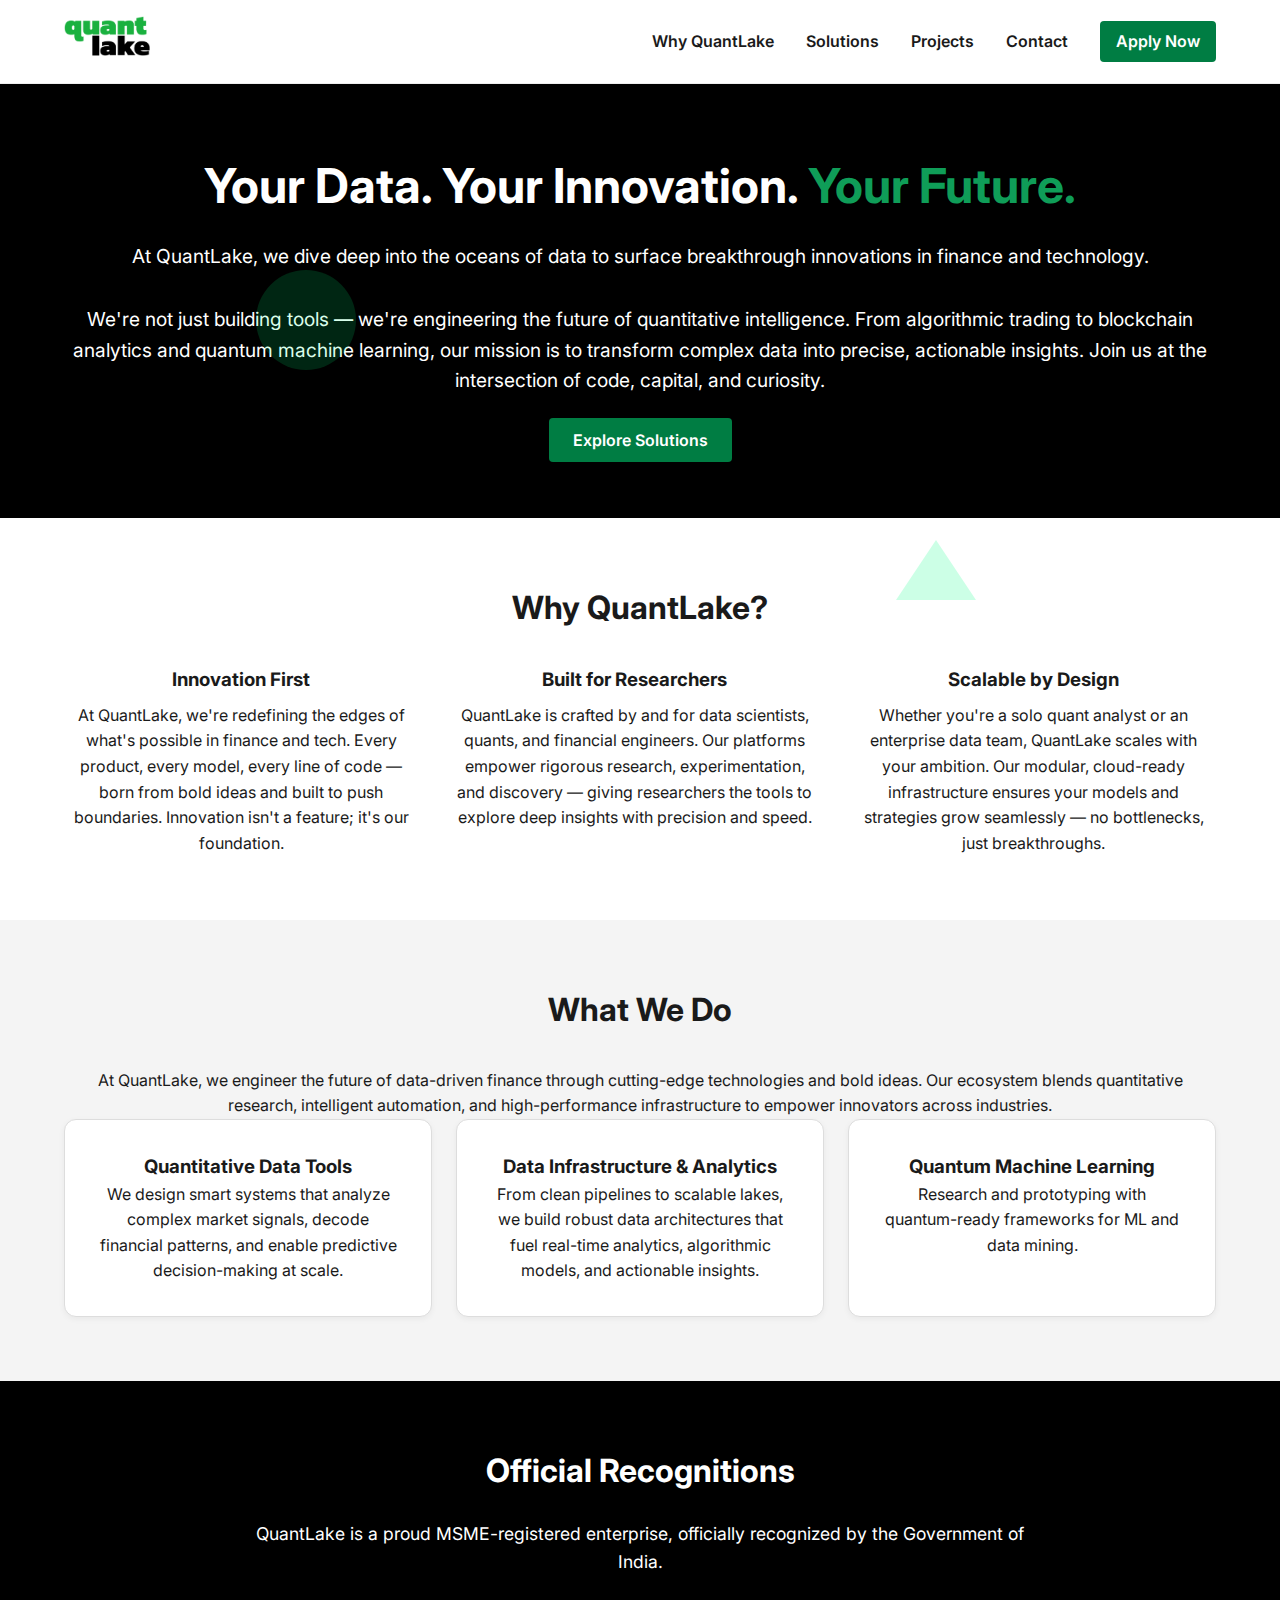
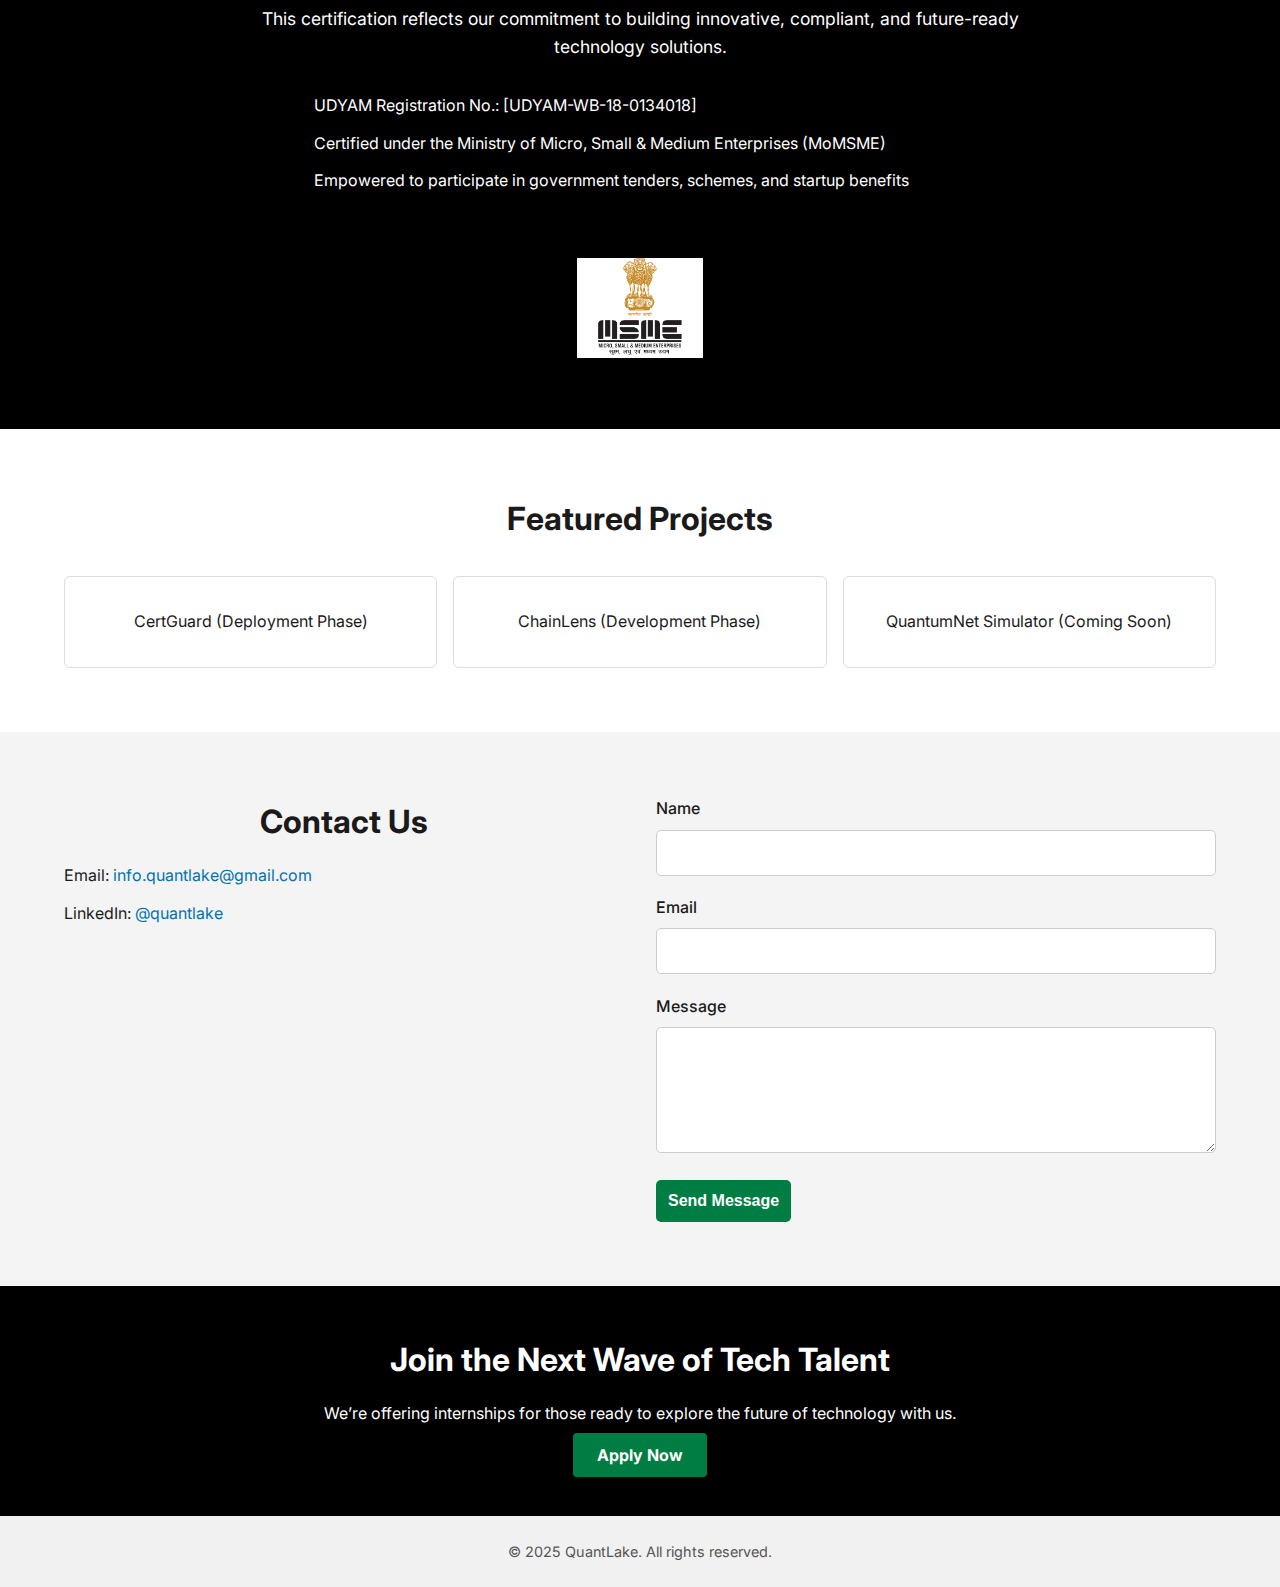
<file: index.html>
<!DOCTYPE html>
<html lang="en">

<head>
  <meta charset="UTF-8" />
  <meta name="viewport" content="width=device-width, initial-scale=1.0" />
  <link rel="icon" href="\images\quantlake logo.png" type="png" />
  <title>QuantLake</title>


  <link rel="stylesheet" href="style.css">
  <link href="https://fonts.googleapis.com/css2?family=Inter:wght@400;600;700&display=swap" rel="stylesheet">
  <link rel="stylesheet" href="https://cdnjs.cloudflare.com/ajax/libs/animate.css/4.1.1/animate.min.css" />

</head>

<body>
  <header class="navbar">
    <div class="container nav-wrapper">
      <div class="logo">
        <a href="/"><img src="images\quantlake logo.png" alt="QuantLake Logo" style="height: 40px;" /></a>
      </div>
  
      <button class="nav-toggle" id="navToggle">
        &#9776;
      </button>
  
      <nav class="nav-links" id="navLinks">
        <a href="#why">Why QuantLake</a>
        <a href="#solutions">Solutions</a>
        <a href="#projects">Projects</a>
        <a href="#contact">Contact</a>
        <a href="/internship" class="btn-primary">Apply Now</a>
      </nav>
    </div>
  </header>
  

  <!-- Hero Section -->
  <!-- Hero Section -->
<section class="hero animate__animated animate__fadeInUp">
  <div class="container">
    <div class="animated-bg-shapes">
      <span class="circle"></span>
      <span class="triangle"></span>
    </div>    
    <h1>
      <span class="animate__animated animate__fadeInDown animate__delay-1s">Your Data.</span>
      <span class="animate__animated animate__fadeInDown animate__delay-2s">Your Innovation.</span>
      <span class="animate__animated animate__fadeInDown animate__delay-3s" style="color: #0f9d58;">Your Future.</span>
    </h1>
    <p class="animate__animated animate__fadeIn animate__delay-4s">
      At QuantLake, we dive deep into the oceans of data to surface breakthrough innovations in finance and technology.
    </p>
    <p class="animate__animated animate__fadeIn animate__delay-5s">
      We're not just building tools — we're engineering the future of quantitative intelligence. From algorithmic trading
      to blockchain analytics and quantum machine learning, our mission is to transform complex data into precise,
      actionable insights. Join us at the intersection of code, capital, and curiosity.
    </p>
    <a href="#solutions" class="btn-primary animate__animated animate__fadeInUp animate__delay-6s">Explore Solutions</a>
  </div>
</section>


  <!-- Why QuantLake -->
  <section id="why" class="section">
    <div class="container">
      <h2>Why QuantLake?</h2>
      <div class="features">
        <div class="feature">
          <h3>Innovation First</h3>
          <p>At QuantLake, we're redefining the edges of what's possible in finance and tech. Every product, every model, every line of code — born from bold ideas and built to push boundaries. Innovation isn't a feature; it's our foundation.</p>
        </div>
        <div class="feature">
          <h3>Built for Researchers</h3>
          <p>QuantLake is crafted by and for data scientists, quants, and financial engineers. Our platforms empower rigorous research, experimentation, and discovery — giving researchers the tools to explore deep insights with precision and speed.</p>
        </div>
        <div class="feature">
          <h3>Scalable by Design</h3>
          <p>Whether you're a solo quant analyst or an enterprise data team, QuantLake scales with your ambition. Our modular, cloud-ready infrastructure ensures your models and strategies grow seamlessly — no bottlenecks, just breakthroughs.</p>
        </div>
      </div>
    </div>
  </section>

  <!-- Solutions -->
  <section id="solutions" class="section light-bg">
    <div class="container">
      <h2>What We Do</h2>
      <p style="text-align: center">At QuantLake, we engineer the future of data-driven finance through cutting-edge technologies and bold ideas. Our ecosystem blends quantitative research, intelligent automation, and high-performance infrastructure to empower innovators across industries.</p>
      <div class="cards">
        <div class="card">
          <h3>Quantitative Data Tools</h3>
          <p>We design smart systems that analyze complex market signals, decode financial patterns, and enable predictive decision-making at scale.</p>
        </div>
        <div class="card">
          <h3>Data Infrastructure & Analytics</h3>
          <p>From clean pipelines to scalable lakes, we build robust data architectures that fuel real-time analytics, algorithmic models, and actionable insights.</p>
        </div>
        <div class="card">
          <h3>Quantum Machine Learning</h3>
          <p>Research and prototyping with quantum-ready frameworks for ML and data mining.</p>
        </div>
      </div>
    </div>
  </section>

  <!-- Official Recognitions -->
  <section id="recognitions" class="section">
    <div class="container">
      <h2>Official Recognitions</h2>
      <p style="text-align: center; max-width: 800px; margin: auto;">
        QuantLake is a proud MSME-registered enterprise, officially recognized by the Government of India.
        <br><br>
        This certification reflects our commitment to building innovative, compliant, and future-ready technology solutions.
      </p>
      <ul style="margin-top: 2rem; max-width: 700px; margin-left: auto; margin-right: auto;">
        <li>UDYAM Registration No.: [UDYAM-WB-18-0134018]</li>
        <li>Certified under the Ministry of Micro, Small & Medium Enterprises (MoMSME)</li>
        <li>Empowered to participate in government tenders, schemes, and startup benefits</li>
      </ul>
      <div style="text-align: center; margin-top: 2rem;">
        <img src="images\msme-logo.png" alt="MSME Logo" style="height: 100px; opacity: 1.0;" />
      </div>
    </div>
  </section>


  <!-- Projects -->
  <section id="projects" class="section">
    <div class="container">
      <h2>Featured Projects</h2>
      <div class="project-grid">
        <div class="project">CertGuard (Deployment Phase)</div>
        <div class="project">ChainLens (Development Phase)</div>
        <div class="project">QuantumNet Simulator (Coming Soon)</div>
      </div>
    </div>
  </section>

  <!-- Contact Section -->
<section id="contact" class="section light-bg">
    <div class="container contact-wrapper">
      <div class="contact-info">
        <h2>Contact Us</h2>
        <p>Email: <a href="mailto:info.quantlake@gmail.com">info.quantlake@gmail.com</a></p>
        <p>LinkedIn: <a href="https://www.linkedin.com/company/quantlake-dot" target="_blank">@quantlake</a></p>
      </div>
      <div class="contact-form">
        <form action="https://formspree.io/f/xqaqbkvk" method="POST">
          <div class="form-group">
            <label for="name">Name</label>
            <input type="text" id="name" name="name" required />
          </div>
          <div class="form-group">
            <label for="email">Email</label>
            <input type="email" id="email" name="email" required />
          </div>
          <div class="form-group">
            <label for="message">Message</label>
            <textarea id="message" name="message" rows="5" required></textarea>
          </div>
          <button type="submit" class="btn-primary">Send Message</button>
        </form>
      </div>
    </div>
  </section>

  <!-- CTA Strip -->
  <section id="apply" class="cta-section">
    <div class="container">
      <h2>Join the Next Wave of Tech Talent</h2>
      <p>We’re offering internships for those ready to explore the future of technology with us.</p>
      <div style="margin-top: 1rem;">
      <a href="/apply.html" class="btn-primary">Apply Now</a>
    </div></div>
  </section>

  <!-- Footer -->
  <footer>
    <div class="container">
      <p>&copy; 2025 QuantLake. All rights reserved.</p>
    </div>
  </footer>
  <script>
    const toggle = document.getElementById('navToggle');
    const nav = document.getElementById('navLinks');
  
    toggle.addEventListener('click', () => {
      nav.classList.toggle('nav-active');
    });
  </script>
  
</body>

</html>
</file>
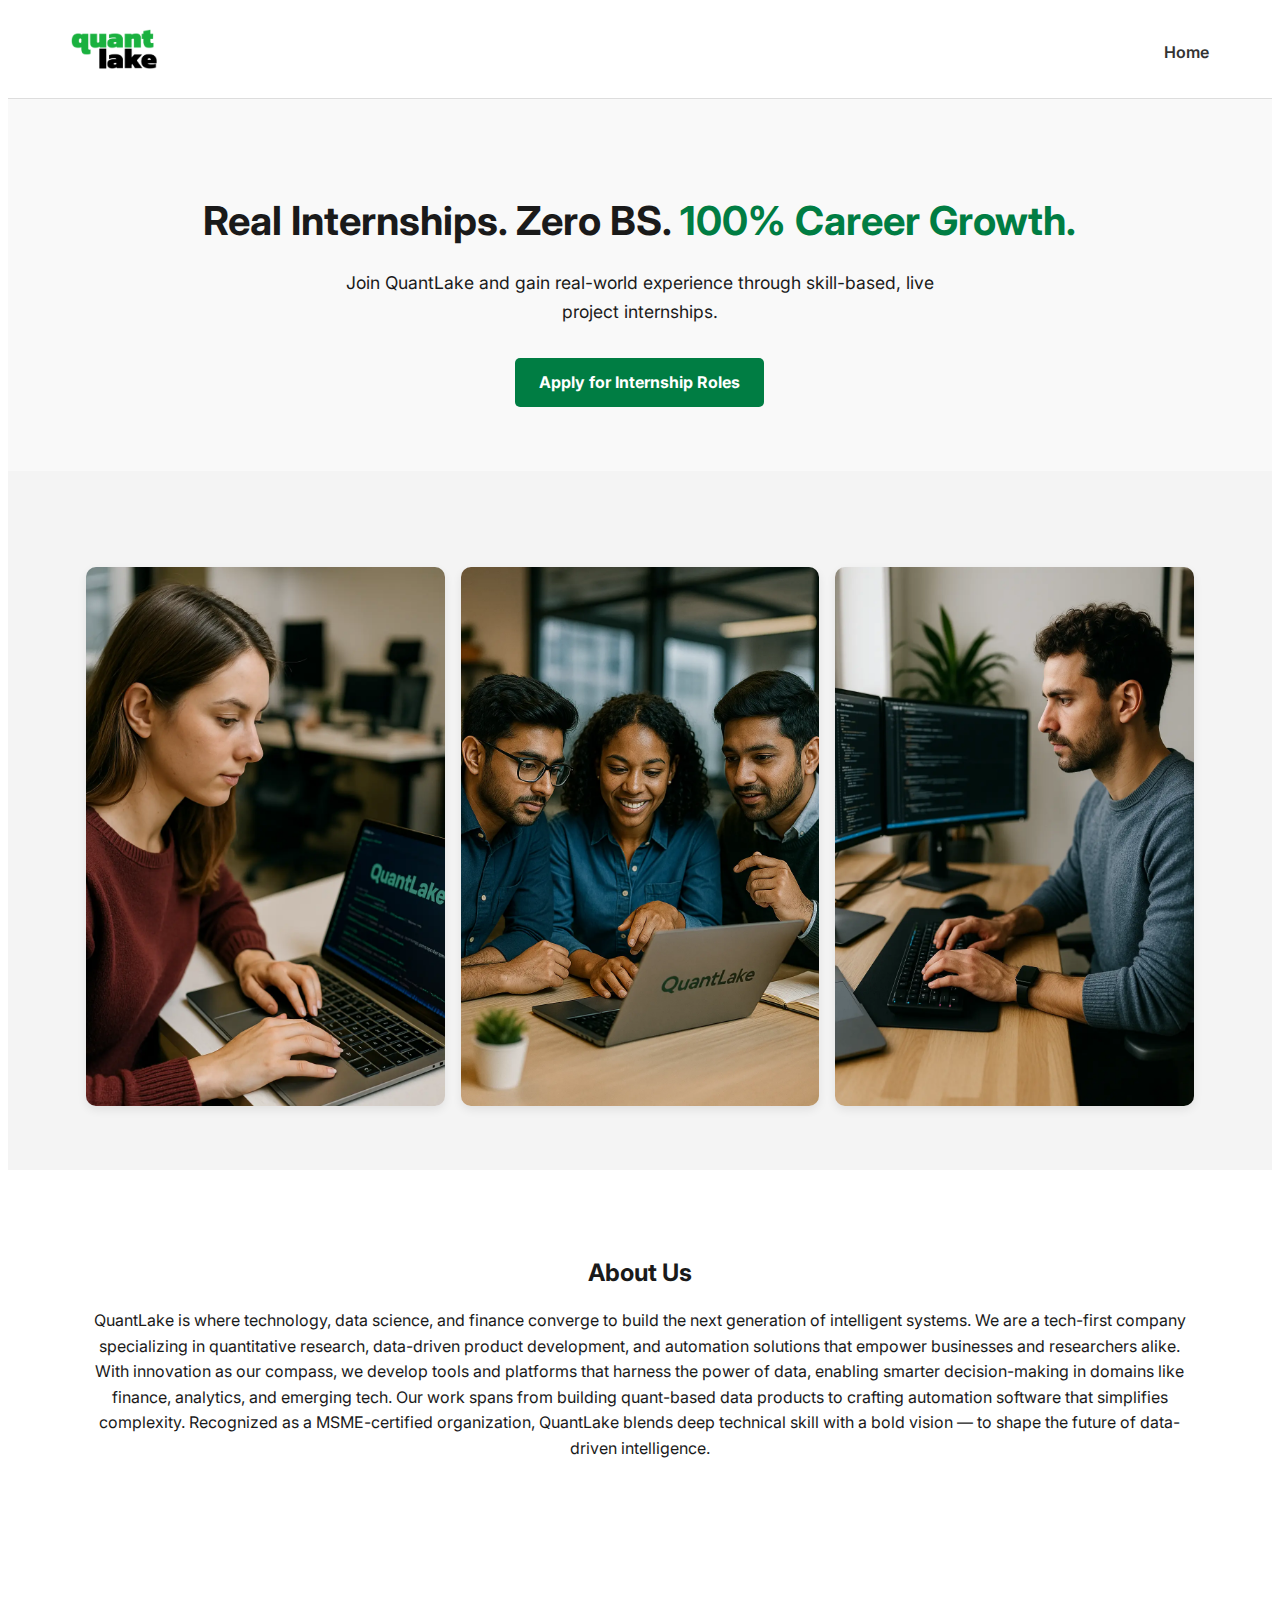
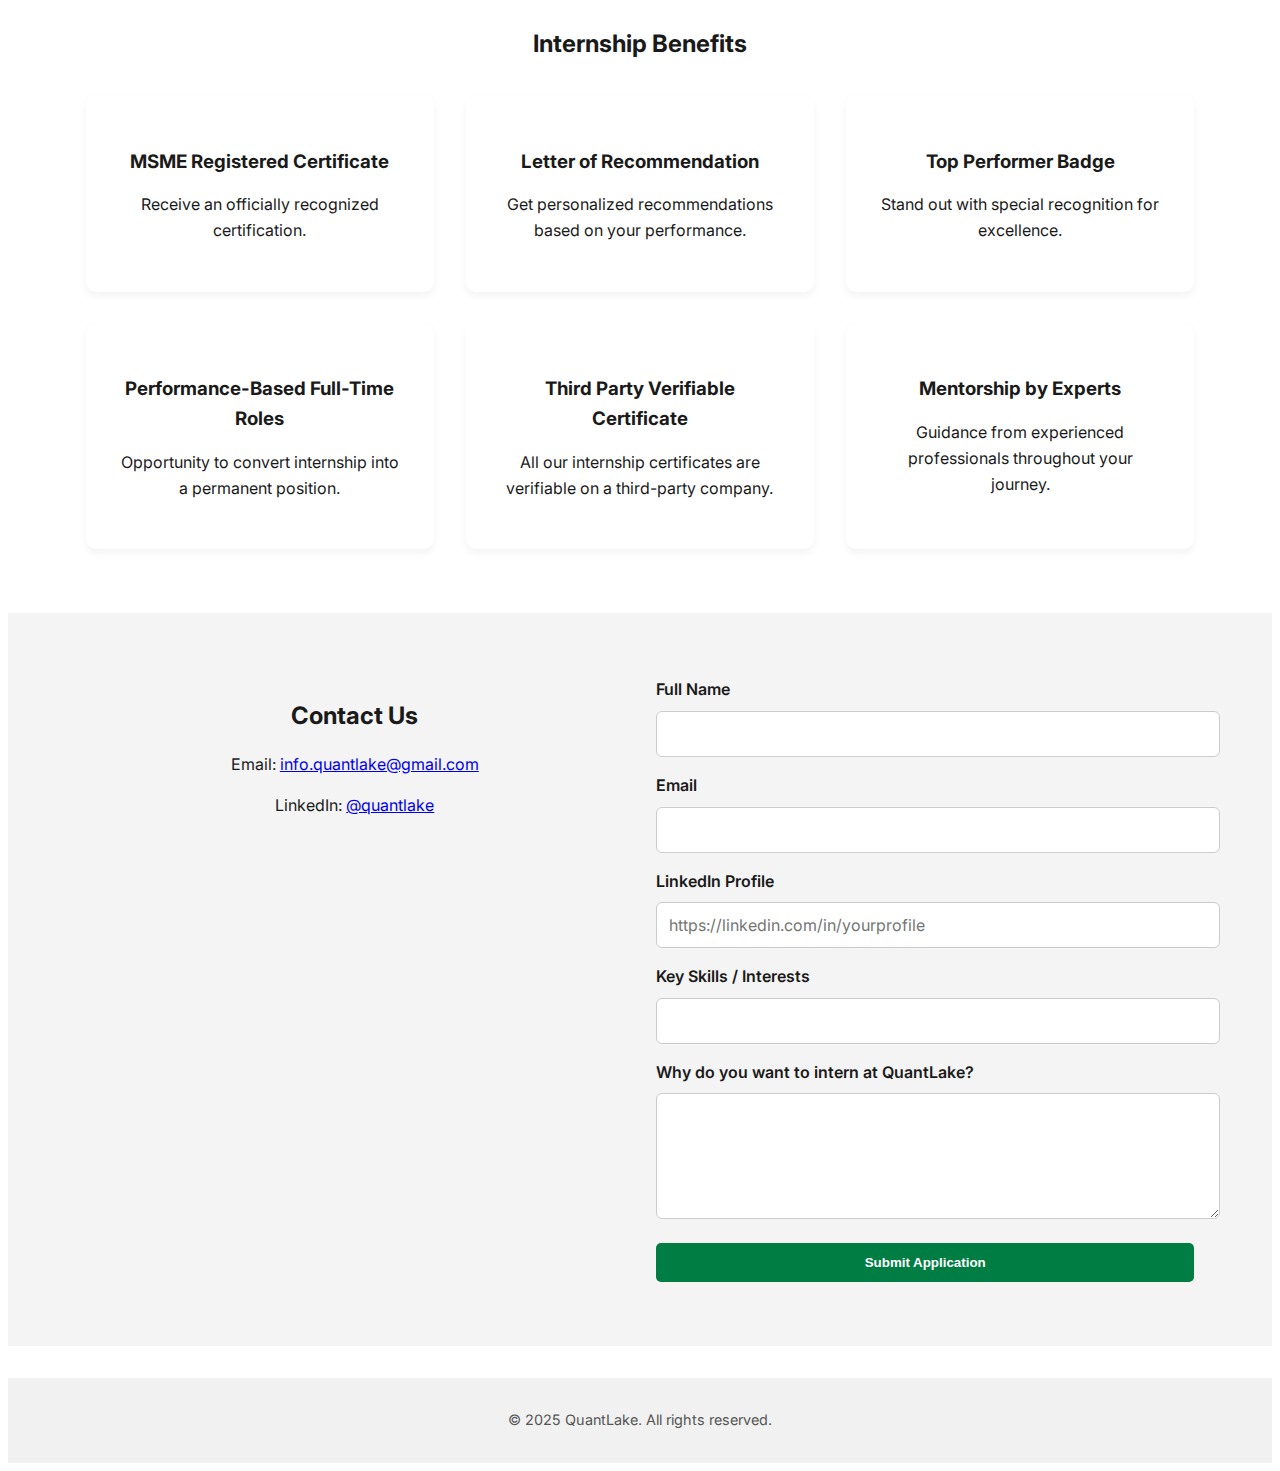
<file: apply.html>
<!DOCTYPE html>
<html lang="en">
<head>
  <meta charset="UTF-8" />
  <meta name="viewport" content="width=device-width, initial-scale=1.0" />
  <title>Apply for Internship | QuantLake</title>
  <link rel="icon" href="\images\quantlake logo.png" type="png" />
  <link rel="stylesheet" href="stylesapply.css" />
  <link href="https://fonts.googleapis.com/css2?family=Inter:wght@400;600;700&display=swap" rel="stylesheet">
</head>
<body>
  <!-- Header -->
  <header class="navbar">
    <div class="container nav-wrapper">
      <div class="logo">
        <a href="/"><img src="\images\quantlake logo.png" alt="QuantLake Logo" style="height: 40px;" /></a>
      </div>
      <nav>
        <ul class="nav-links">
          <li><a href="/">Home</a></li>
        </ul>
      </nav>
    </div>
  </header>

  <!-- Hero Banner -->
  <section class="hero">
    <div class="container">
      <h1>Real Internships. Zero BS. <span style="color:#007d43">100% Career Growth.</span></h1>
      <p>Join QuantLake and gain real-world experience through skill-based, live project internships.</p>
      <a href="#apply" class="btn-primary">Apply for Internship Roles</a>
    </div>
  </section>

  <!-- Image Showcase -->
  <section class="section light-bg">
    <div class="container image-grid">
      <img src="images\internworking.webp" alt="Intern Working">
      <img src="images\intern2.webp" alt="Team Collaboration">
      <img src="images\intern3.webp" alt="Developer Setup">

    </div>
  </section>

  <!-- About the Internship -->
  <section class="section">
    <div class="container">
      <h2>About Us</h2>
      <p>QuantLake is where technology, data science, and finance converge to build the next generation of intelligent systems.
        We are a tech-first company specializing in quantitative research, data-driven product development, and automation solutions that empower businesses and researchers alike.
        
        With innovation as our compass, we develop tools and platforms that harness the power of data, enabling smarter decision-making in domains like finance, analytics, and emerging tech. Our work spans from building quant-based data products to crafting automation software that simplifies complexity.
        
        Recognized as a MSME-certified organization, QuantLake blends deep technical skill with a bold vision — to shape the future of data-driven intelligence.</p>
    </div>
  </section>

  <!-- Why Choose Us
  <section class="section light-bg">
    <div class="container">
      <h2>Why Choose Us</h2>
      <div class="cards">
        <div class="card">
          <h3>No Joining Fees</h3>
          <p>Start your internship journey without any financial burden.</p>
        </div>
        <div class="card">
          <h3>No Registration Charges</h3>
          <p>Free registration process for all candidates.</p>
        </div>
        <div class="card">
          <h3>No Paid Course Requirement</h3>
          <p>Learn through practical experience, not paid programs.</p>
        </div>
        <div class="card">
          <h3>Skill-First Programs</h3>
          <p>Focus on developing industry-relevant skills.</p>
        </div>
        <div class="card">
          <h3>Real Projects, Real Growth</h3>
          <p>Work on actual projects with real impact.</p>
        </div>
        <div class="card">
          <h3>MSME Certified Completion</h3>
          <p>Receive a recognized certification upon successful completion.</p>
        </div>
      </div>
    </div>
  </section> -->

  <!-- Internship Benefits -->
<section class="section">
    <div class="container">
      <h2>Internship Benefits</h2>
      <div class="cards benefits-grid">
        <div class="card">
          <h3>MSME Registered Certificate</h3>
          <p>Receive an officially recognized certification.</p>
        </div>
        <div class="card">
          <h3>Letter of Recommendation</h3>
          <p>Get personalized recommendations based on your performance.</p>
        </div>
        <div class="card">
          <h3>Top Performer Badge</h3>
          <p>Stand out with special recognition for excellence.</p>
        </div>
        <div class="card">
          <h3>Performance-Based Full-Time Roles</h3>
          <p>Opportunity to convert internship into a permanent position.</p>
        </div>
        <div class="card">
          <h3>Third Party Verifiable Certificate</h3>
          <p>All our internship certificates are verifiable on a third-party company.</p>
        </div>
        <div class="card">
          <h3>Mentorship by Experts</h3>
          <p>Guidance from experienced professionals throughout your journey.</p>
        </div>
      </div>
    </div>
  </section>
  

  <!-- Internship Application Form -->
  <section id="apply" class="section light-bg">
    <div class="container contact-wrapper">
      <div class="contact-info">
        <h2>Contact Us</h2>
        <p>Email: <a href="mailto:team@quantlake.tech">info.quantlake@gmail.com</a></p>
        <p>LinkedIn: <a href="https://linkedin.com/company/quantlake-dot" target="_blank">@quantlake</a></p>
      </div>
      <div class="contact-form">
        <form action="https://formspree.io/f/xjkwrvdq" method="POST">
          <div class="form-group">
            <label for="name">Full Name</label>
            <input type="text" id="name" name="name" required />
          </div>
          <div class="form-group">
            <label for="email">Email</label>
            <input type="email" id="email" name="email" required />
          </div>
          <div class="form-group">
            <label for="linkedin">LinkedIn Profile</label>
            <input type="url" id="linkedin" name="linkedin" placeholder="https://linkedin.com/in/yourprofile" />
          </div>
          <div class="form-group">
            <label for="skills">Key Skills / Interests</label>
            <input type="text" id="skills" name="skills" />
          </div>
          <div class="form-group">
            <label for="message">Why do you want to intern at QuantLake?</label>
            <textarea id="message" name="message" rows="5" required></textarea>
          </div>
          <button type="submit" class="btn-primary">Submit Application</button>
        </form>
      </div>
    </div>
  </section>

  <!-- Footer -->
  <footer>
    <div class="container">
      <p>&copy; 2025 QuantLake. All rights reserved.</p>
    </div>
  </footer>
</body>
</html>
</file>
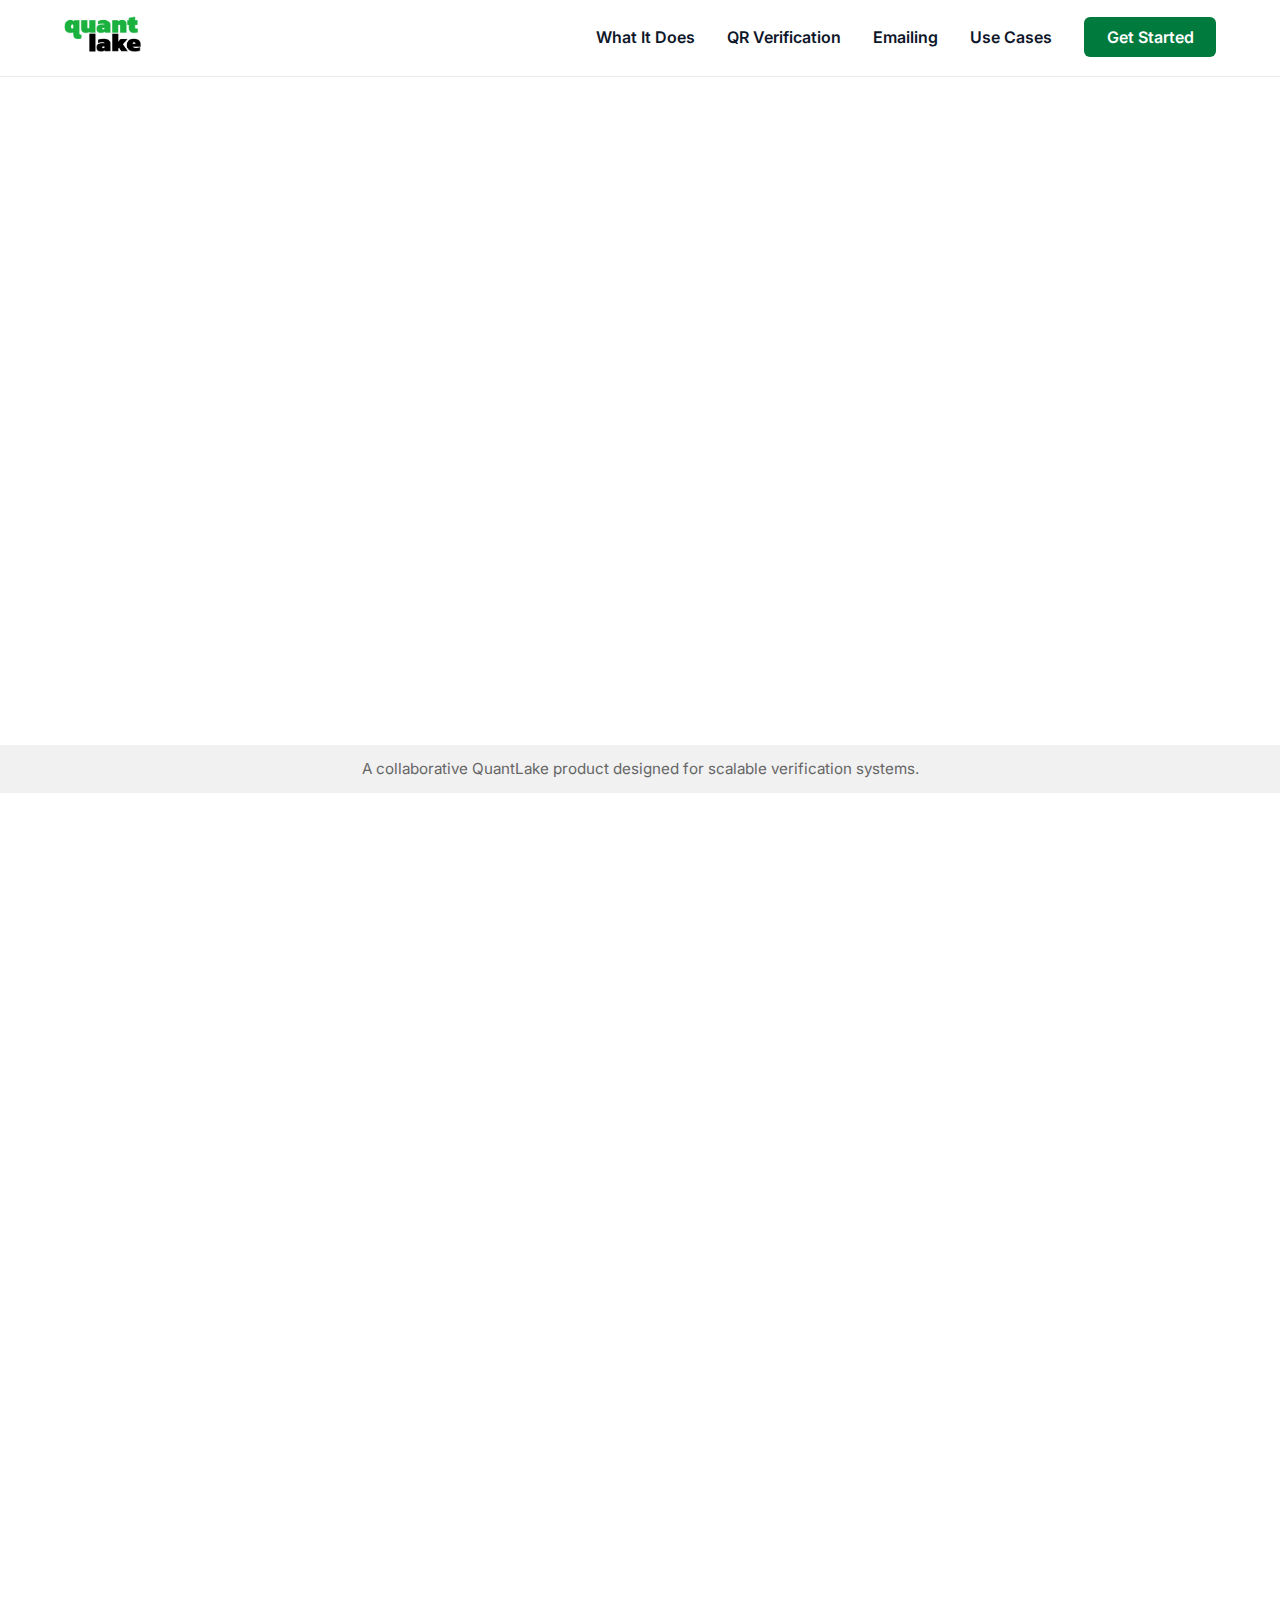
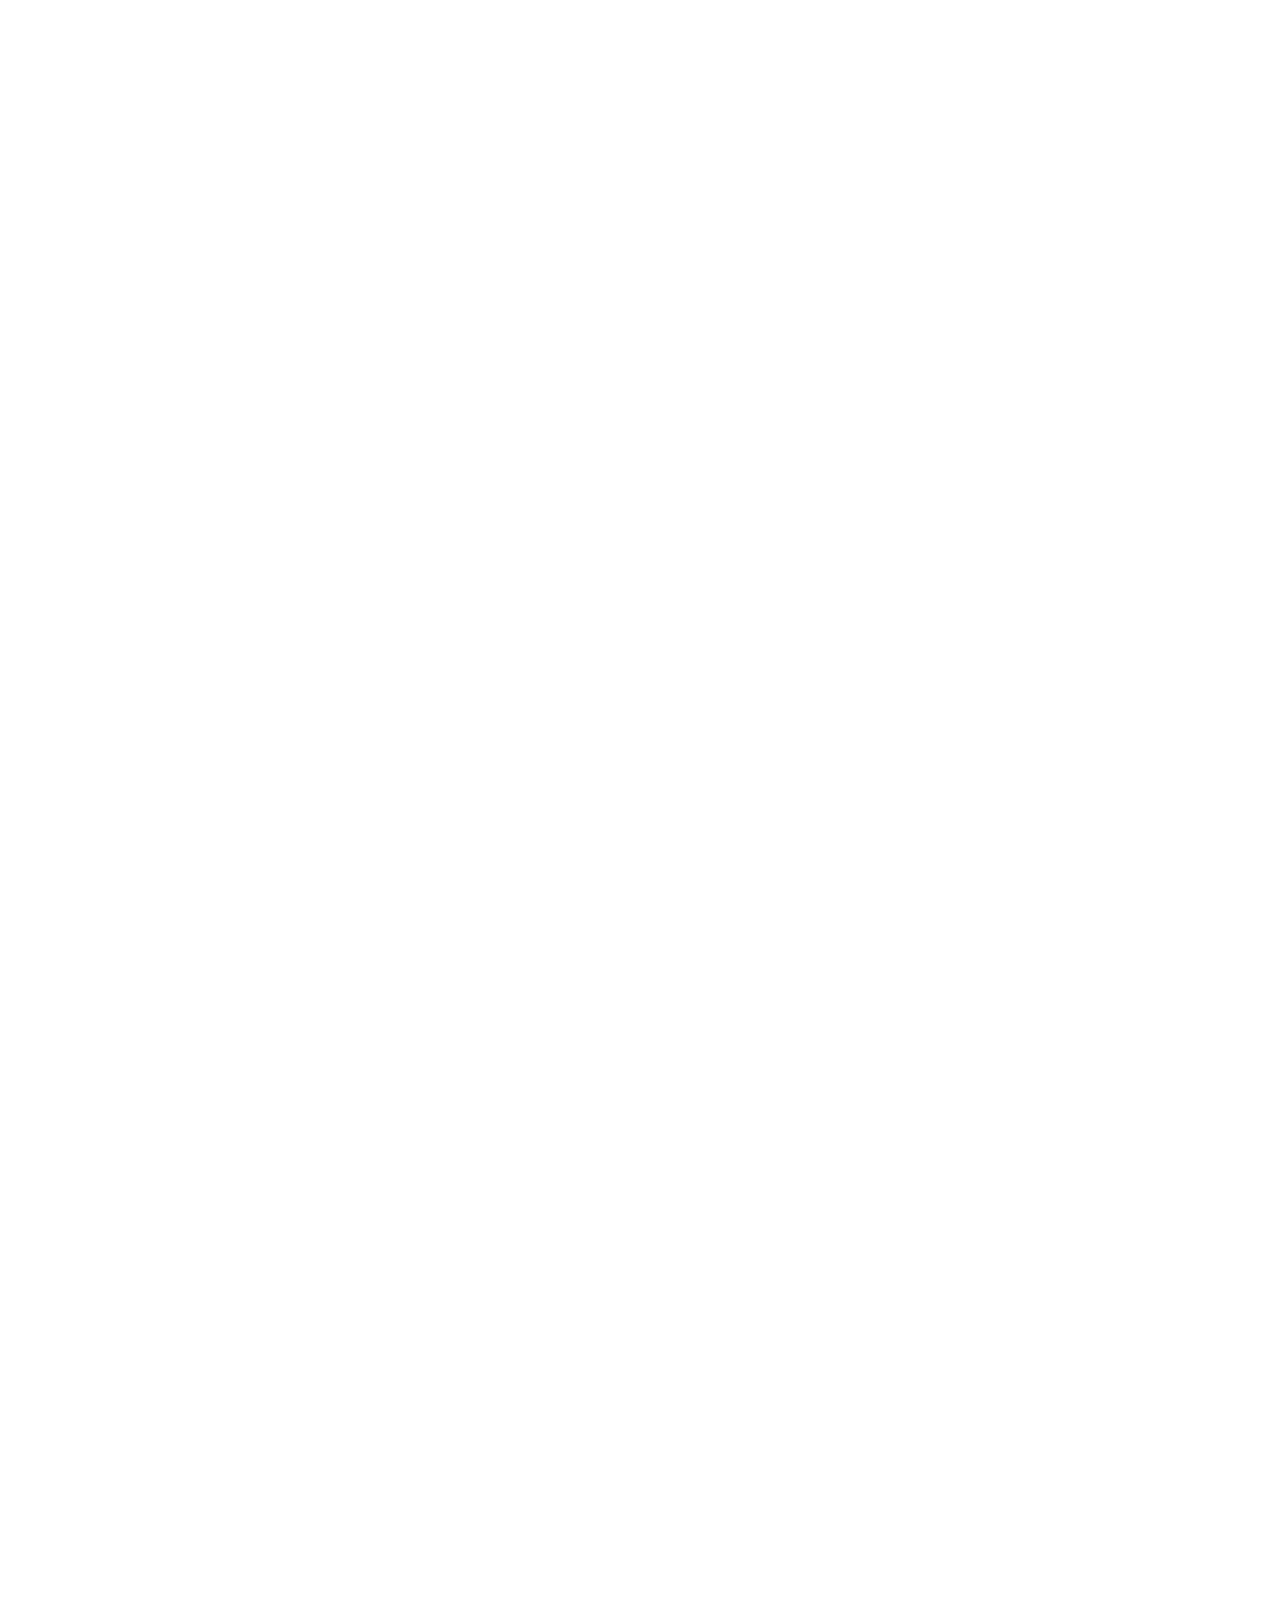
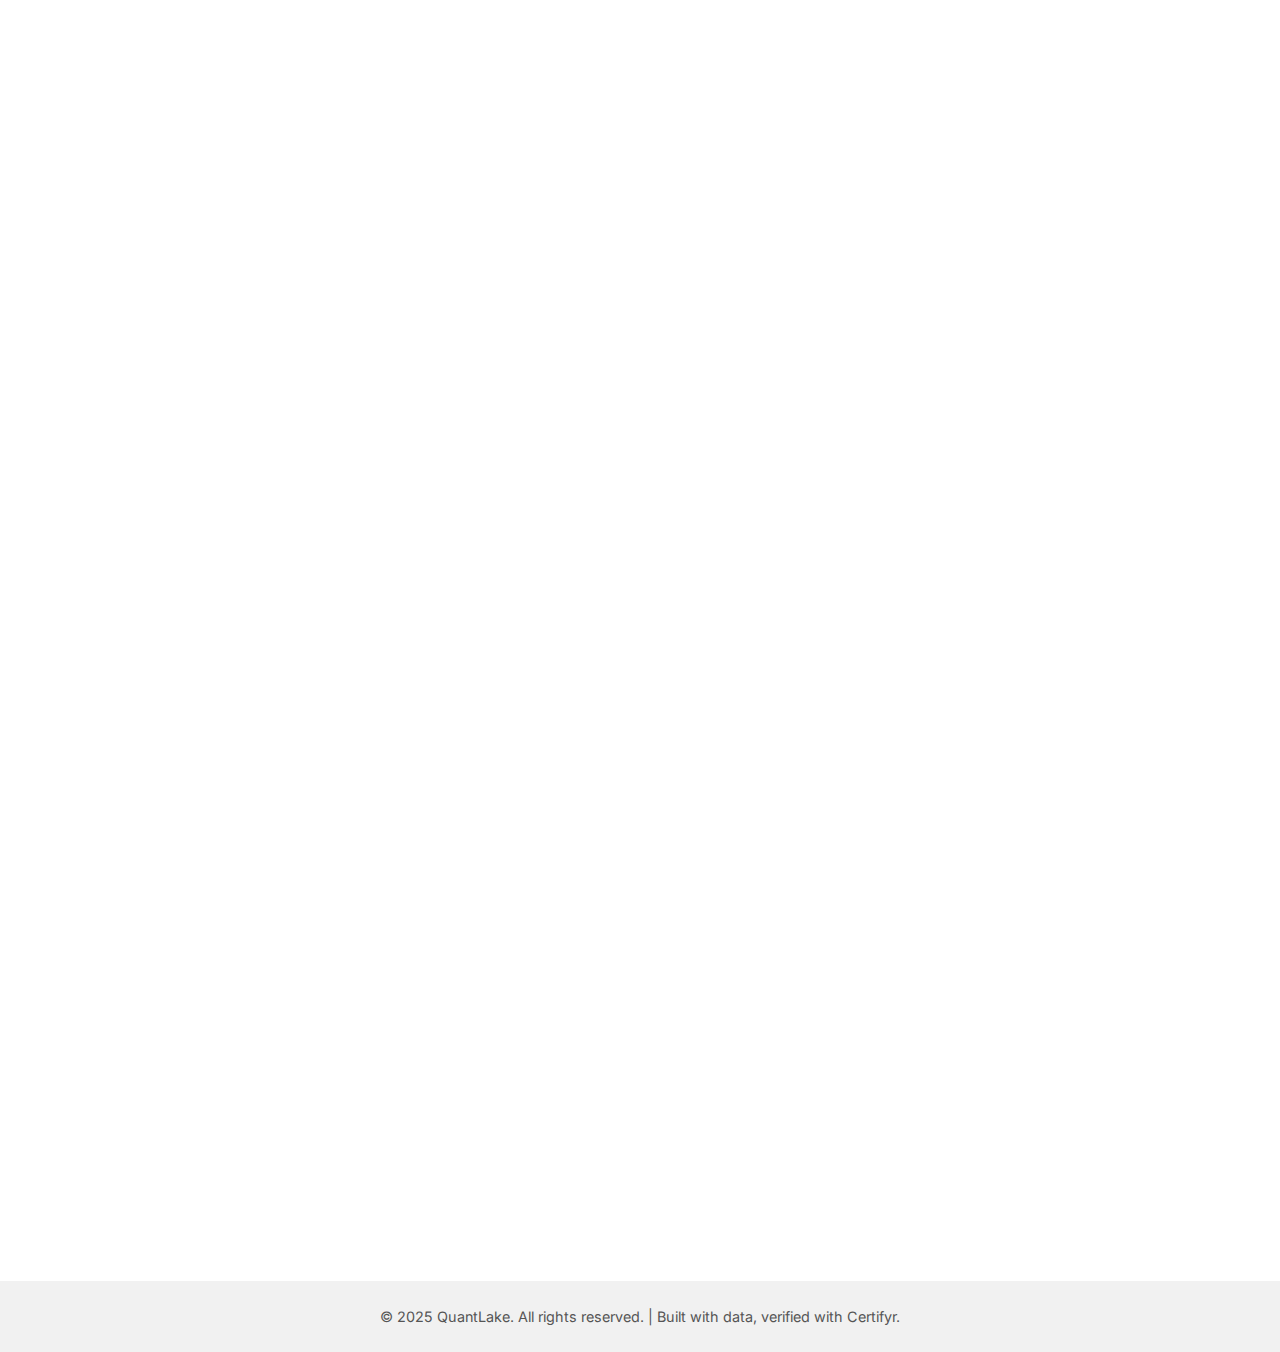
<file: certifyr.html>
<!DOCTYPE html>
<html lang="en">
<head>
  <meta charset="UTF-8" />
  <meta name="viewport" content="width=device-width, initial-scale=1.0" />
  <link rel="icon" href="\images\QL.jpg" type="png" />
  <title>Certifyr | By QuantLake</title>
  <link rel="stylesheet" href="certifyrcss.css" />
  <link href="https://fonts.googleapis.com/css2?family=Inter:wght@400;600;700&display=swap" rel="stylesheet" />
</head>
<body>

    <header class="navbar">
        <div class="container nav-wrapper">
          <div class="logo">
            <a href="/"><img src="images/quantlake logo.png" alt="QuantLake Logo" /></a>
          </div>
      
          <!-- Hamburger Menu Button -->
          <button class="nav-toggle" id="navToggle">&#9776;</button>
      
          <!-- Navigation Links -->
          <ul class="nav-links" id="navMenu">
            <li><a href="#what">What It Does</a></li>
            <li><a href="#verify">QR Verification</a></li>
            <li><a href="#emailing">Emailing</a></li>
            <li><a href="#usecases">Use Cases</a></li>
            <li><a href="#contact" class="btn-primary" style="color:white">Get Started</a></li>
          </ul>
        </div>
      </header>
      

  <!-- Hero -->
  <section class="hero fade-in">
    <div class="container">
      <h1>Verification, Automated.</h1>
      <img src="images/certifyer.png" style="width:300px" alt="certifyer logo">


      <p>Generate, secure, and verify digital certificates — effortlessly.</p>
      <a href="#contact" class="btn-primary">Get Started</a>
    </div>
  </section>

  <!-- Banner -->
  <section class="sub-brand-banner">
    <p>A collaborative QuantLake product designed for scalable verification systems.</p>
  </section>

  <!-- What It Does -->
  <section id="what" class="section fade-up">
    <div class="container">
      <h2>What Certifyr Handles</h2>
      <div class="features">
        <div class="feature">
          <h3>Generate</h3>
          <p>Personalized certificates from templates with recipient-specific data.</p>
        </div>
        <div class="feature">
          <h3>Secure</h3>
          <p>Each certificate includes a tamper-proof QR code for instant lookup.</p>
        </div>
        <div class="feature">
          <h3>Distribute</h3>
          <p>Automatically deliver certificates to each user’s inbox.</p>
        </div>
      </div>
    </div>
  </section>

  <!-- Overview -->
  <section class="section fade-up">
    <div class="container">
      <h2>Overview</h2>
      <p>
        Every certificate issued through Certifyr comes with a unique QR code embedded into its layout. Scanning it—or visiting the link—directs you to a real-time verification page where authenticity is instantly confirmed.
      </p>
    </div>
  </section>

  <!-- How It Works -->
  <section class="section light-bg fade-up">
    <div class="container">
      <h2>How It Works</h2>
      <div class="features">
        <div class="feature">
          <h3>Scan or Enter Code</h3>
          <p>Users can scan the embedded QR code using a phone camera or manually enter the alphanumeric key on our site.</p>
        </div>
        <div class="feature">
          <h3>Instant Lookup</h3>
          <p>Verification happens instantly. If valid, you’ll see recipient info, course name, and issue date. If not, a clear invalid message is shown.</p>
        </div>
        <div class="feature">
          <h3>Reliable Validation</h3>
          <p>Our frontend handles the code seamlessly, providing a fast and fluid verification experience that reflects modern trust standards.</p>
        </div>
        
      </div>
    </div>
    <div class="container image-grid">
        <img src="images/certifyr1.jpeg" alt="working">
        <img src="images/certifyr2.jpeg" alt="working">
        <img src="images/certifyr3.jpeg" alt="working">
  
      </div>
  </section>

  <!-- Why It's Secure -->
  <section class="section fade-up">
    <div class="container">
      <h2>Why It's Secure</h2>
      <div class="features">
        <div class="feature">
          <h3>Unique Identifiers</h3>
          <p>Each certificate is assigned a randomly generated UUID, making it extremely difficult to forge or duplicate.</p>
        </div>
        <div class="feature">
          <h3>Trusted Verification</h3>
          <p>Verification data is protected, reliable, and accessible only through authorized certificate links. Tamper detection is built in by design.</p>
        </div>
      </div>
    </div>
  </section>

  <!-- QR Verification -->
  <section id="verify" class="section light-bg fade-up" style="background-color:black; color:white">
    <div class="container">
      <h2>Scan. Verify. Done.</h2>
      <p>Each certificate embeds a QR code that verifies recipient identity, course, and authenticity in real time.</p>
    </div>
  </section>

  <!-- Emailing -->
  <section id="emailing" class="section fade-up">
    <div class="container">
      <h2>Automated Outreach</h2>
      <p>Certifyr sends secure, personalized certificates to each participant's inbox. Simple. Scalable. Trackable.</p>
    </div>
  </section>

  <!-- Use Cases -->
  <section id="usecases" class="section light-bg fade-up">
    <div class="container">
      <h2>Who’s Using Certifyr?</h2>
      <ul class="usecases">
        <li>EdTech Platforms</li>
        <li>Bootcamps & Accelerators</li>
        <li>Online Course Creators</li>
      </ul>
    </div>
  </section>

  <!-- CTA -->
  <section id="contact" class="cta-section fade-in">
    <div class="container">
      <h2>Certify Like You Mean It</h2>
      <p>Book a demo or start generating verified certificates today.</p>
  
      <form class="contact-form" action="https://formspree.io/f/mkgrvbwp" method="POST">
        <div class="form-group">
          <input type="text" name="name" placeholder="Your Name" required />
        </div>
        <div class="form-group">
          <input type="text" name="company" placeholder="Company (optional)" />
        </div>
        <div class="form-group">
          <input type="email" name="email" placeholder="Email Address" required />
        </div>
        <div class="form-group">
          <input type="tel" name="phone" placeholder="Phone Number" />
        </div>
        <div class="form-group">
          <textarea name="message" rows="5" placeholder="Your Message" required></textarea>
        </div>
        <div class="form-group">
          <button type="submit" class="btn-primary">Send Message</button>
        </div>
      </form>
    </div>
  </section>
  

  <!-- Footer -->
  <footer>
    <div class="container">
      <p>&copy; 2025 QuantLake. All rights reserved. | Built with data, verified with Certifyr.</p>
    </div>
  </footer>
  <script>

        const toggle = document.getElementById('navToggle');
        const nav = document.getElementById('navMenu');
        const navLinks = nav.querySelectorAll('a');
      
        // Toggle menu open/close
        toggle.addEventListener('click', () => {
          nav.classList.toggle('active');
        });
      
        // Close menu when any link is clicked
        navLinks.forEach(link => {
          link.addEventListener('click', () => {
            nav.classList.remove('active');
          });
        });
  
      
  </script>
  

</body>
</html>
</file>
<file: stylesapply.css>
/* General Setup */
body {
    font-family: 'Inter', sans-serif;
    background: #ffffff;
    color: #1a1a1a;
    line-height: 1.6;
  }
  
  .container {
    width: 90%;
    max-width: 1200px;
    margin: auto;
  }
  
  h1, h2, h3 {
    font-weight: 700;
    margin-bottom: 1rem;
    text-align: center;
  }
  
  p {
    margin-bottom: 1rem;
    text-align: center;
  }
  
  /* Navbar */
  .navbar {
    background: #ffffff;
    border-bottom: 1px solid #ddd;
    padding: 1rem 0;
  }
  
  .nav-wrapper {
    display: flex;
    justify-content: space-between;
    align-items: center;
  }
  
  .logo img {
    height: 40px;
  }
  
  .nav-links {
    list-style: none;
    display: flex;
    gap: 1.5rem;
  }
  
  .nav-links a {
    text-decoration: none;
    color: #333;
    font-weight: 600;
  }
  
  /* Hero Section */
  .hero {
    padding: 4rem 1rem;
    background: #f9f9f9;
    text-align: center;
  }
  
  .hero h1 {
    font-size: 2.5rem;
  }
  
  .hero p {
    font-size: 1.1rem;
    margin: 1rem 0 2rem;
    max-width: 600px;
    margin-left: auto;
    margin-right: auto;
  }
  
  .btn-primary {
    background: #007d43;
    color: white;
    padding: 0.75rem 1.5rem;
    border: none;
    border-radius: 5px;
    font-weight: bold;
    text-decoration: none;
    cursor: pointer;
    display: inline-block;
  }
  
  .btn-primary:hover {
    background: #007d43;
  }
  
  /* Section Styling */
  .section {
    padding: 4rem 1rem;
  }
  
  .light-bg {
    background-color: #f4f4f4;
  }
  
  .cards {
    display: grid;
    grid-template-columns: repeat(auto-fit, minmax(250px, 1fr));
    gap: 1.5rem;
    margin-top: 2rem;
  }
  
  .card {
    background: white;
    padding: 2rem;
    border-radius: 10px;
    box-shadow: 0 4px 8px rgba(0,0,0,0.05);
    text-align: center;
  }
  
  /* Image Grid */
  .image-grid {
    display: grid;
    grid-template-columns: repeat(auto-fit, minmax(280px, 1fr));
    gap: 1rem;
    margin-top: 2rem;
  }
  
  .image-grid img {
    width: 100%;
    border-radius: 10px;
    box-shadow: 0 4px 10px rgba(0,0,0,0.08);
  }
  
  /* Contact Form */
  .contact-wrapper {
    display: flex;
    flex-direction: column;
    gap: 2rem;
  }
  
  @media (min-width: 768px) {
    .contact-wrapper {
      flex-direction: row;
      justify-content: space-between;
    }
  }
  
  .contact-info {
    flex: 1;
  }
  
  .contact-form {
    flex: 1;
  }
  
  .contact-form form {
    display: flex;
    flex-direction: column;
    gap: 1rem;
  }
  
  .form-group label {
    font-weight: 600;
    margin-bottom: 0.5rem;
    display: block;
  }
  
  .form-group input,
  .form-group textarea {
    width: 100%;
    padding: 0.75rem;
    border: 1px solid #ccc;
    border-radius: 6px;
    font-family: inherit;
    font-size: 1rem;
  }
  
  /* Footer */
  footer {
    background: #f1f1f1;
    padding: 1rem;
    text-align: center;
    color: #555;
    font-size: 0.9rem;
    margin-top: 2rem;
  }
  .benefits-grid {
    display: grid;
    grid-template-columns: repeat(auto-fit, minmax(280px, 1fr));
    gap: 2rem;
    margin-top: 2rem;
  }
</file>
<file: style.css>
/* Base Reset */
* {
    margin: 0;
    padding: 0;
    box-sizing: border-box;
  }
  
  body {
    font-family: 'Inter', sans-serif;
    background-color: #ffffff;
    color: #1a1a1a;
    line-height: 1.6;
  }
  
  /* Container */
  .container {
    width: 90%;
    max-width: 1200px;
    margin: auto;
  }
  
  /* Navbar */
  .navbar {
    background: #ffffff;
    border-bottom: 1px solid #eaeaea;
    padding: 1rem 0;
    position: sticky;
    top: 0;
    z-index: 999;
  }
  
  .nav-wrapper {
    display: flex;
    justify-content: space-between;
    align-items: center;
  }
  
  .logo {
    font-weight: 700;
    font-size: 1.5rem;
    color: #000000;
  }
  
  .nav-links {
    list-style: none;
    display: flex;
    gap: 2rem;
    align-items: center;
  }
  
  .nav-links a {
    text-decoration: none;
    color: #1a1a1a;
    font-weight: 600;
  }
  
  .nav-links a.btn-primary {
    background: #007d43;
    color: white;
    padding: 0.5rem 1rem;
    border-radius: 4px;
  }
  
  /* Hero Section */
  .hero {
    padding: 4rem 0;
    text-align: center;
    background: black;
    color: white;
  }
  
  .hero h1 {
    font-size: 3rem;
    font-weight: 700;
    margin-bottom: 1rem;
  }
  
  .hero p {
    font-size: 1.2rem;
    margin-bottom: 2rem;
    color: white;

  }
  
  .hero-buttons a {
    margin: 0 1rem;
  }
  
  /* Buttons */
  .btn-primary {
    background-color: #007d43;
    color: #fff;
    padding: 0.75rem 1.5rem;
    border-radius: 4px;
    text-decoration: none;
    font-weight: 600;
  }
  
  .btn-primary:hover {
    background-color: #007d43;
  }
  
  .btn-secondary {
    background-color: #007d43;
    color: white;
    padding: 0.75rem 1.5rem;
    border-radius: 4px;
    text-decoration: none;
    font-weight: 600;
  }
  
  .btn-secondary:hover {
    background-color: #000;
  }
  
  /* Sections */
  .section {
    padding: 4rem 0;
  }
  
  .section h2 {
    text-align: center;
    font-size: 2rem;
    margin-bottom: 2rem;
  }
  
  /* Light BG */
  .light-bg {
    background-color: #f4f4f4;
  }
  
  /* Features Section */
  .features {
    display: flex;
    flex-direction: column;
    gap: 2rem;
    text-align: center;
  }
  
  .feature h3 {
    margin-bottom: 0.5rem;
  }
  
  @media (min-width: 768px) {
    .features {
      flex-direction: row;
      justify-content: space-between;
    }
  }
  
  /* Cards */
  .cards {
    display: flex;
    gap: 1.5rem;
    justify-content: center;
    align-items: stretch;
    flex-wrap: wrap;
  }
  
  .card {
    flex: 1;
    min-width: 250px;
    padding: 2rem;
    background-color: #ffffff;
    border-radius: 12px;
    border: 1px solid #ddd;
    text-align: center;
    box-shadow: 0 2px 6px rgba(0, 0, 0, 0.05);
  }
  
  
  @media (min-width: 768px) {
    .cards {
      flex-direction: row;
    }
  }
  
  /* Projects */
  .project-grid {
    display: grid;
    grid-template-columns: 1fr;
    gap: 1rem;
    text-align: center;
  }
  
  .project {
    background-color: #ffffff;
    padding: 2rem;
    border: 1px solid #ddd;
    border-radius: 6px;
  }
  
  @media (min-width: 768px) {
    .project-grid {
      grid-template-columns: repeat(3, 1fr);
    }
  }
  
  /* CTA Section */
  .cta-section {
    background-color: black;
    color: white;
    text-align: center;
    padding: 3rem 1rem;
  }
  
  .cta-section h2 {
    font-size: 2rem;
    margin-bottom: 1rem;
  }
  
  .cta-section a {
    background-color: #007d43;
    color: white;
    padding: 0.75rem 1.5rem;
    text-decoration: none;
    border-radius: 4px;

    font-weight: bold;
  }
  
  /* Footer */
  footer {
    text-align: center;
    padding: 1.5rem;
    background-color: #f1f1f1;
    color: #555;
    font-size: 0.9rem;
  }
  /* Recognitions Section */
#recognitions {
    background-color: black;
    padding: 4rem 1rem;
    text-align: center;
    color: white;
  }
  
  #recognitions h2 {
    font-size: 2rem;
    font-weight: 700;
    margin-bottom: 1.5rem;
    color: white;
  }
  
  #recognitions p {
    font-size: 1.1rem;
    color: white;
    margin-bottom: 2rem;
  }
  
  #recognitions ul {
    list-style: none;
    padding: 0;
    margin: 0 auto;
    max-width: 600px;
    text-align: left;
    font-size: 1rem;
    color: white;
  }
  
  #recognitions ul li {
    margin-bottom: 0.75rem;
    padding-left: 1.5rem;
    position: relative;
  }
  
  #recognitions ul li::before {
    position: absolute;
    left: 0;
    top: 0;
  }
  
  #recognitions img {
    margin-top: 2rem;
    height: 80px;
    opacity: 0.7;
    background-color: white;
  }
  
  /* Contact Section Layout */
.contact-wrapper {
    display: flex;
    flex-direction: column;
    gap: 2rem;
    align-items: flex-start;
    justify-content: space-between;
  }
  
  @media (min-width: 768px) {
    .contact-wrapper {
      flex-direction: row;
    }
  }
  
  /* Left Column - Info */
  .contact-info {
    flex: 1;
  }
  
  .contact-info h2 {
    font-size: 2rem;
    margin-bottom: 1rem;
  }
  
  .contact-info p {
    font-size: 1rem;
    margin-bottom: 0.75rem;
  }
  
  .contact-info a {
    color: #0073b1; /* LinkedIn blue */
    text-decoration: none;
  }
  
  .contact-info a:hover {
    text-decoration: underline;
  }
  
  /* Right Column - Form */
  .contact-form {
    flex: 1;
  }
  
  .contact-form form {
    display: flex;
    flex-direction: column;
    gap: 1.2rem;
  }
  
  .form-group label {
    display: block;
    margin-bottom: 0.5rem;
    font-weight: 500;
  }
  
  .form-group input,
  .form-group textarea {
    width: 100%;
    padding: 0.75rem;
    border: 1px solid #ccc;
    border-radius: 5px;
    font-family: inherit;
    font-size: 1rem;
  }
  
  .contact-form .btn-primary {
    width: fit-content;
    padding: 0.75rem 0.75rem;
    background-color: #007d43;
    color: white;
    font-size:medium;
    border: none;
    border-radius: 5px;
    cursor: pointer;
    font-weight: bold;
    transition: background 0.3s ease;
  }
  
  .contact-form .btn-primary:hover {
    background-color: #222;
  }
  .animated-bg-shapes {
    position: absolute;
    top: 0;
    left: 0;
    width: 100%;
    height: 100%;
    overflow: hidden;
    pointer-events: none;
    z-index: 10;
  }
  
  /* .animated-bg-shapes span {
    position: absolute;
    border-radius: 50%;
    background: rgba(0, 255, 128, 0.15);
    animation: float 6s ease-in-out infinite;
  } */
  
  .circle {
    width: 100px;
    height: 100px;
    left: 20%;
    top: 30%;
    position: absolute;
    border-radius: 50%;
    background: rgba(0, 255, 128, 0.15);
    animation: float 6s ease-in-out infinite;
  }
  
  .triangle {
    width: 0;
    border-radius: 0%;
    height: 0;
    border-left: 40px solid transparent;
    border-right: 40px solid transparent;
    border-bottom: 60px solid rgba(0, 255, 128, 0.2);
    top: 60%;
    left: 70%;
    position: absolute;

    animation: float 6s ease-in-out infinite;
    animation: floatReverse 8s ease-in-out infinite;
  }
  
  @keyframes float {
    0%, 100% { transform: translateY(0); }
    50% { transform: translateY(-20px); }
  }
  
  @keyframes floatReverse {
    0%, 100% { transform: translateY(0); }
    50% { transform: translateY(20px); }
  }
  /* Base nav styling */
.navbar {
  background: #fff;
  padding: 1rem 0;
  border-bottom: 1px solid #eee;
}

.nav-wrapper {
  display: flex;
  justify-content: space-between;
  align-items: center;
}

.nav-links {
  display: flex;
  gap: 2rem;
  align-items: center;
}

.nav-toggle {
  display: none;
  font-size: 2rem;
  background: none;
  border: none;
  cursor: pointer;
}

/* Responsive behavior */
@media (max-width: 768px) {
  .nav-links {
    display: none;
    flex-direction: column;
    position: absolute;
    top: 70px;
    right: 0;
    background: #fff;
    width: 100%;
    padding: 1rem 2rem;
    box-shadow: 0 5px 15px rgba(0,0,0,0.1);
  }

  .nav-links.nav-active {
    display: flex;
  }

  .nav-toggle {
    display: block;
  }
}
html {
  scroll-behavior: smooth;
}
section{
  scroll-margin-top: 50px;
}
</file>
<file: certifyrcss.css>
/* Base Reset */
* {
    margin: 0;
    padding: 0;
    box-sizing: border-box;
  }
  
  body {
    font-family: 'Inter', sans-serif;
    background-color: #ffffff;
    color: #1a1a1a;
    line-height: 1.6;
  }
  
  .container {
    width: 90%;
    max-width: 1200px;
    margin: auto;
  }
  
  /* Navbar */
  .navbar {
    background: #fff;
    padding: 1rem 0;
    border-bottom: 1px solid #eaeaea;
    position: sticky;
    top: 0;
    z-index: 1000;
  }
  
  .nav-wrapper {
    display: flex;
    justify-content: space-between;
    align-items: center;
  }
  
  .nav-links {
    list-style: none;
    display: flex;
    gap: 2rem;
  }
  
  .nav-links a {
    text-decoration: none;
    color: black;
    font-weight: bold;
    transition: color 0.2s ease;
  }
  
  .nav-links a:hover {
    color: #007a3d;
  }
  
  .btn-primary {
    background-color: #007a3d;
    color: #fff;
    padding: 0.6rem 1.4rem;
    border-radius: 6px;
    text-decoration: none;
    font-weight: 600;
    transition: background 0.3s ease;
  }
  
  .btn-primary:hover {
    background-color: #005f2c;
  }
  
  /* Hero Section */
  .hero {
    padding: 6rem 0;
    text-align: center;
    background: black;
    color: white;
  }
  
  .hero h1 {
    font-size: 2.5rem;
    margin-bottom: 1rem;
    font-weight: 700;
  }
  
  .hero p {
    font-size: 1.2rem;
    margin-bottom: 2rem;
    color: white;
  }
  
  /* Sub-brand banner */
  .sub-brand-banner {
    background-color: #f1f1f1;
    text-align: center;
    padding: 0.75rem;
    font-size: 0.95rem;
    color: #666;
  }
  
  /* Sections */
  .section {
    padding: 4rem 0;
  }
  
  .section h2 {
    text-align: center;
    font-size: 2rem;
    margin-bottom: 2rem;
  }
  
  .section p {
    text-align: center;
    max-width: 800px;
    margin: auto;
    margin-bottom: 2rem;
  }
  
  .light-bg {
    background-color: #f8f8f8;
  }
  
  .features {
    display: flex;
    flex-direction: column;
    gap: 2rem;
    align-items: center;
  }
  
  .feature {
    max-width: 600px;
    padding: 1.5rem;
    background: #fff;
    border-radius: 10px;
    box-shadow: 0 0 10px rgba(0, 0, 0, 0.05);
    text-align: center;
  }
  
  .usecases {
    display: grid;
    grid-template-columns: repeat(auto-fit, minmax(200px, 1fr));
    gap: 1.5rem;
    text-align: center;
    list-style: none;
    padding: 0;
    max-width: 800px;
    margin: auto;
    font-weight: 500;
  }
  
  .qr-mockup {
    height: 200px;
    width: 200px;
    background: #e0e0e0;
    margin: 2rem auto;
    display: flex;
    align-items: center;
    justify-content: center;
    border-radius: 10px;
    font-size: 0.9rem;
    color: #666;
  }
  
  /* CTA */
  .cta-section {
    background-color: black;
    color: white;
    text-align: center;
    padding: 3rem 1rem;
  }
  
  .cta-section h2 {
    font-size: 2rem;
    margin-bottom: 1rem;
  }
  
  .cta-section p {
    font-size: 1.1rem;
    margin-bottom: 1.5rem;
  }
  
  /* Footer */
  footer {
    text-align: center;
    padding: 1.5rem;
    background-color: #f1f1f1;
    color: #555;
    font-size: 0.9rem;
  }
  
  /* Animations */
  .fade-in {
    opacity: 0;
    animation: fadeIn 1s ease forwards;
  }
  
  .fade-up {
    opacity: 0;
    transform: translateY(20px);
    animation: fadeUp 1s ease forwards;
  }
  
  @keyframes fadeIn {
    to {
      opacity: 1;
    }
  }
  
  @keyframes fadeUp {
    to {
      opacity: 1;
      transform: translateY(0);
    }
  }
  
  /* Responsive */
  @media (min-width: 768px) {
    .features {
      flex-direction: row;
      justify-content: space-around;
    }
  }
  html {
    scroll-behavior: smooth;
  }
  section {
    scroll-margin-top: 100px; /* Adjust to your navbar height */
  }
/* Contact Form Styles */
.contact-form {
    max-width: 600px;
    margin: 2rem auto 0;
    display: flex;
    flex-direction: column;
    gap: 1.25rem;
    font-family: 'Inter', sans-serif;
  }
  
  .form-group {
    display: flex;
    flex-direction: column;
  }
  
  .contact-form input,
  .contact-form textarea {
    padding: 0.8rem 1rem;
    font-size: 1rem;
    font-family: 'Inter', sans-serif;
    border: 1px solid #333;
    border-radius: 6px;
    outline: none;
    background-color: #111;
    color: #f5f5f5;
    box-shadow: 0 2px 8px rgba(0, 0, 0, 0.08);
  }
  
  .contact-form input::placeholder,
  .contact-form textarea::placeholder {
    font-family: 'Inter', sans-serif;
    color: #888;
    font-size: 0.95rem;
  }
  
  .contact-form input:focus,
  .contact-form textarea:focus {
    border: 1px solid white;
    box-shadow: 0 0 0 2px rgba(0, 255, 136, 0.25);
  }
  
  .contact-form button.btn-primary {
    align-self: center;
    padding: 0.75rem 1.5rem;
    font-size: 1rem;
    border: none;
    border-radius: 6px;
    background-color: #007a3d;
    color: white;
    font-weight: 600;
    cursor: pointer;
    transition: background 0.3s ease;
    font-family: 'Inter', sans-serif;
  }
  
  .contact-form button.btn-primary:hover {
    background-color: #007a3d;
  }
  
  @media (max-width: 768px) {
    .contact-form {
      padding: 0 1rem;
    }
  }
  .image-grid {
    display: grid;
    grid-template-columns: repeat(auto-fit, minmax(280px, 1fr));
    gap: 1rem;
    margin-top: 2rem;
  }
  
  .image-grid img {
    width: 100%;
    border-radius: 10px;
    box-shadow: 0 4px 10px rgba(0, 0, 0, 0.08);
    display: block;
    object-fit: cover;
    background-color: transparent;
  }
  /* Navbar Base */
.navbar {
    background: #ffffff;
    padding: 1rem 0;
    border-bottom: 1px solid #eaeaea;
    position: sticky;
    top: 0;
    z-index: 1000;
  }
  
  .nav-wrapper {
    display: flex;
    justify-content: space-between;
    align-items: center;
  }
  
  .logo img {
    height: 36px;
  }
  
  /* Navigation Links */
  .nav-links {
    list-style: none;
    display: flex;
    gap: 2rem;
    align-items: center;
  }
  
  .nav-links a {
    text-decoration: none;
    color: #0f172a;
    font-weight: 600;
    transition: color 0.2s ease;
  }
  
  
  /* Button */
  .btn-primary {
    background-color: #007a3d;
    color: #fff;
    padding: 0.6rem 1.4rem;
    border-radius: 6px;
    text-decoration: none;
    font-weight: 600;
    transition: background 0.3s ease;
  }
  
  .btn-primary:hover {
    background-color: #005f2c;
  }
  
  /* Hamburger Button */
  .nav-toggle {
    display: none;
    background: none;
    border: none;
    font-size: 1.8rem;
    cursor: pointer;
    color: #0f172a;
  }
  
  /* Responsive Behavior */
  @media (max-width: 768px) {
    .nav-links {
      display: none;
      flex-direction: column;
      background: #ffffff;
      position: absolute;
      top: 100%;
      right: 0;
      width: 100%;
      box-shadow: 0 4px 10px rgba(0, 0, 0, 0.05);
      padding: 1rem 0;
      z-index: 999;
    }
  
    .nav-links.active {
      display: flex;
    }
  
    .nav-toggle {
      display: block;
    }
  }
</file>
